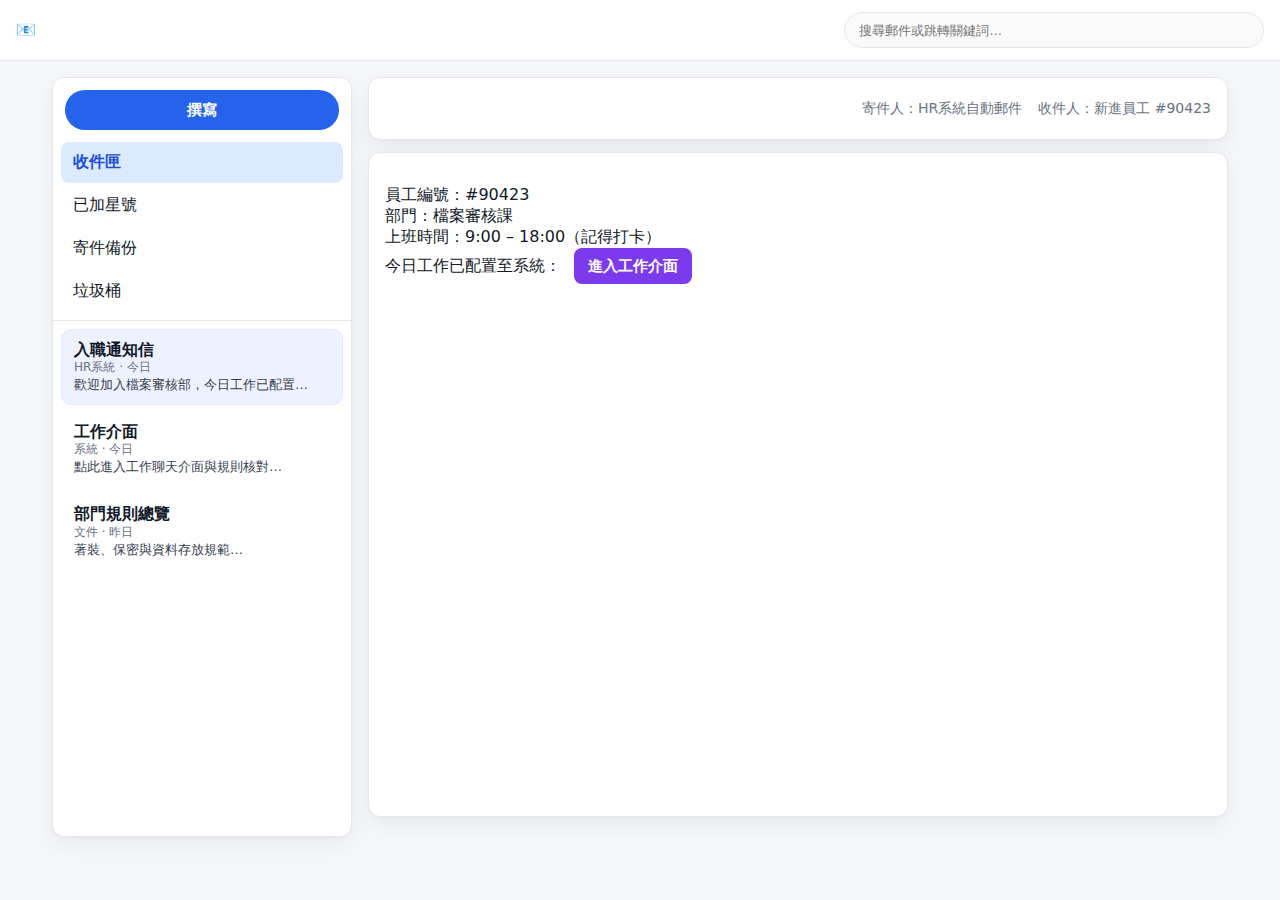
<file: index.html>
<!DOCTYPE html>
<html lang="zh-Hant">
<head>
  <meta charset="UTF-8">
  <title>入職通知信 - 文件審核部</title>
  <meta name="viewport" content="width=device-width, initial-scale=1">
  <link rel="stylesheet" href="style.css">
  <script src="script.js" defer></script>
</head>
<body class="page-mail">
<header class="mail-header">
  <div class="brand">
    📧 公司郵件系統
  </div>
  <form class="mail-search" onsubmit="handleSearch(event)" role="search">
    <input id="searchInput" type="search" placeholder="搜尋郵件或跳轉關鍵詞…">
  </form>
</header>

<main class="mail-layout">
  <!-- 左側：郵件列表（可用作導航/說明目錄） -->
  <aside class="mail-list" aria-label="郵件列表">
    <button class="compose-btn" type="button">撰寫</button>
    <nav class="folders">
      <a class="folder active" href="#">收件匣</a>
      <a class="folder" href="#">已加星號</a>
      <a class="folder" href="#">寄件備份</a>
      <a class="folder" href="#">垃圾桶</a>
    </nav>

    <div class="threads" role="list">
      <!-- 你可以把這裡換成你的章節/規則目錄 -->
      <a class="thread active" href="#">
        <div class="thread-title">入職通知信</div>
        <div class="thread-meta">HR系統 · 今日</div>
        <div class="thread-preview">歡迎加入檔案審核部，今日工作已配置…</div>
      </a>
      <a class="thread" href="chat.html">
        <div class="thread-title">工作介面</div>
        <div class="thread-meta">系統 · 今日</div>
        <div class="thread-preview">點此進入工作聊天介面與規則核對…</div>
      </a>
      <a class="thread" href="#">
        <div class="thread-title">部門規則總覽</div>
        <div class="thread-meta">文件 · 昨日</div>
        <div class="thread-preview">著裝、保密與資料存放規範…</div>
      </a>
    </div>
  </aside>

  <!-- 右側：閱讀窗 -->
  <section class="mail-reader">
    <header class="reader-head">
      <div class="subject">《歡迎加入【檔案審核部】— 入職通知》</div>
      <div class="meta">
        <span>寄件人：HR系統自動郵件</span>
        <span>收件人：新進員工 #90423</span>
      </div>
    </header>

    <article class="reader-body card">
      <p>員工編號：#90423<br>
         部門：檔案審核課<br>
         上班時間：9:00 – 18:00（記得打卡）<br>
         今日工作已配置至系統：
         <a href="chat.html" class="button">進入工作介面</a>
      </p>
    </article>
  </section>
</main>
</body>
</html>
</file>
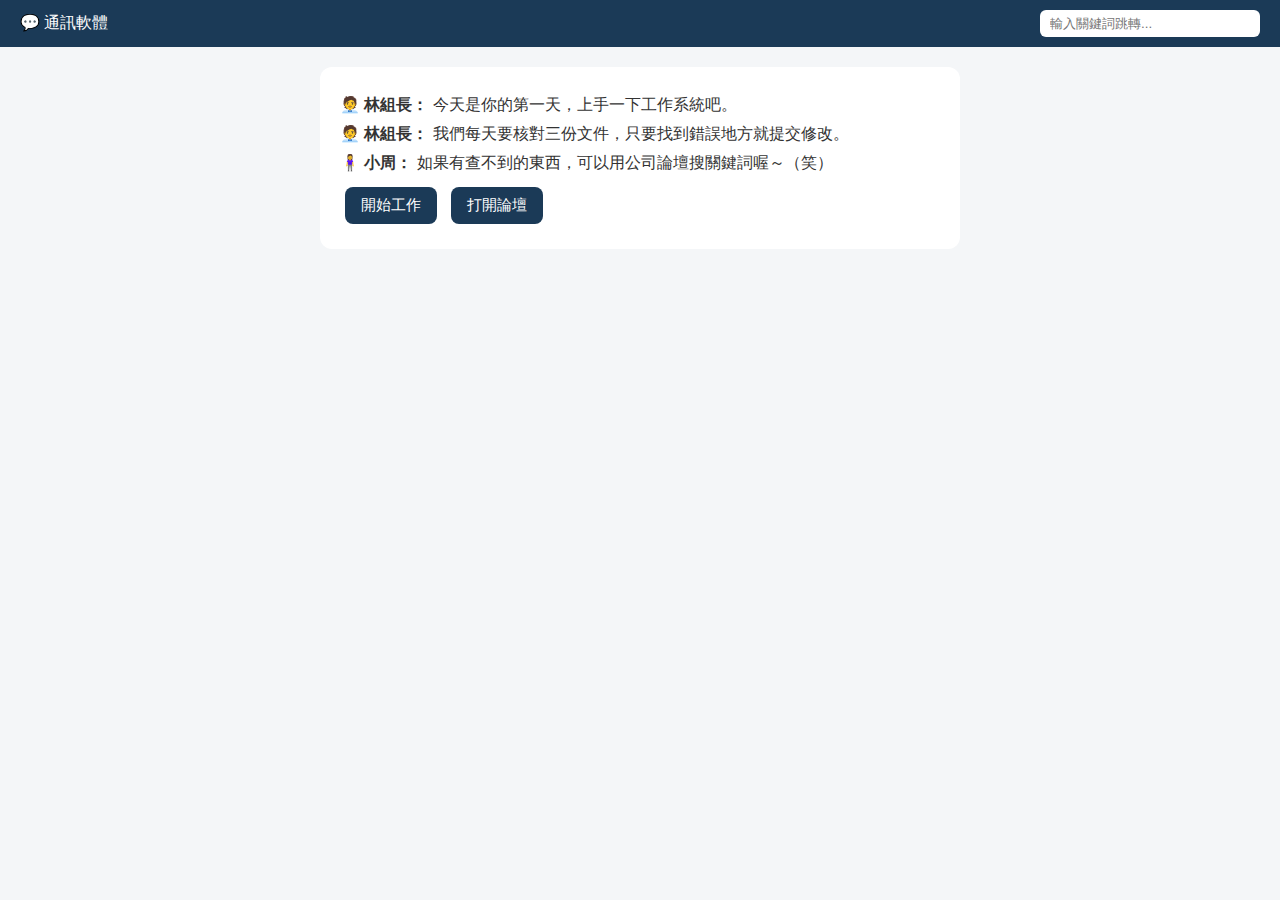
<file: chat.html>
<!DOCTYPE html>
<html lang="zh-Hant">
<head>
  <meta charset="UTF-8">
  <title>通訊軟體 - 文件審核部群組</title>
  <link rel="stylesheet" href="style.css">
  <script src="script.js" defer></script>
  <style>
    .chat-window {
      background: white;
      border-radius: 12px;
      padding: 20px;
      max-width: 600px;
      margin: auto;
    }
    .msg {
      margin: 8px 0;
    }
    .from {
      font-weight: bold;
    }
    .player-options button {
      margin: 5px;
    }
  </style>
</head>
<body>
<header>
  <div>💬 通訊軟體</div>
  <form onsubmit="handleSearch(event)">
    <input id="searchInput" type="text" placeholder="輸入關鍵詞跳轉...">
  </form>
</header>

<main>
  <div class="chat-window">
    <div class="msg"><span class="from">🧑‍💼 林組長：</span> 今天是你的第一天，上手一下工作系統吧。</div>
    <div class="msg"><span class="from">🧑‍💼 林組長：</span> 我們每天要核對三份文件，只要找到錯誤地方就提交修改。</div>
    <div class="msg"><span class="from">🧍‍♀️ 小周：</span> 如果有查不到的東西，可以用公司論壇搜關鍵詞喔～（笑）</div>

    <div class="player-options">
      <button onclick="window.location.href='login.html'">開始工作</button>
      <button onclick="window.location.href='forum.html'">打開論壇</button>
    </div>
  </div>
</main>
</body>
</html>
</file>
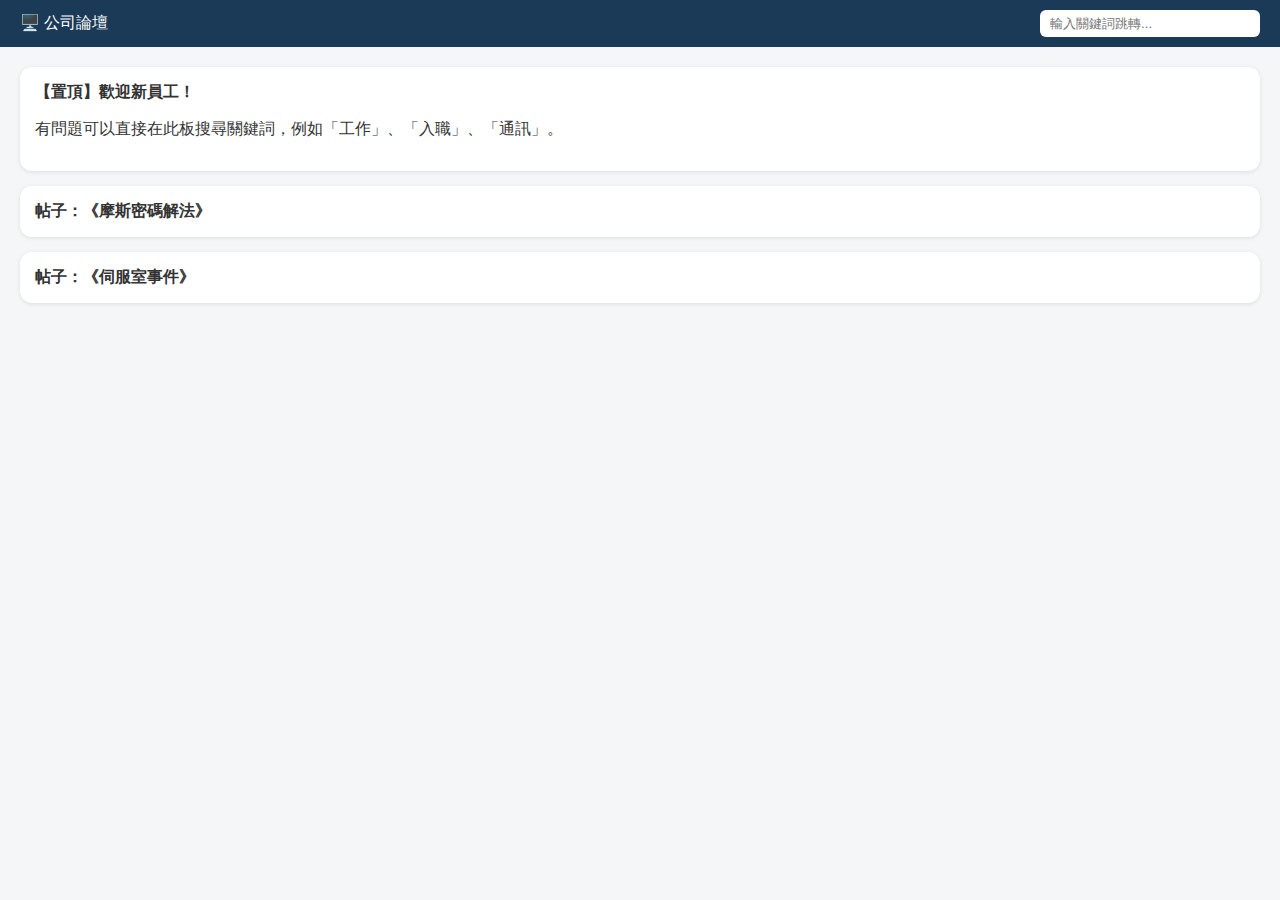
<file: forum.html>
<!DOCTYPE html>
<html lang="zh-Hant">
<head>
  <meta charset="UTF-8">
  <title>員工論壇 - 文件審核部</title>
  <link rel="stylesheet" href="style.css">
  <script src="script.js" defer></script>
  <style>
    .post {
      background: white;
      border-radius: 12px;
      padding: 15px;
      margin-bottom: 15px;
      box-shadow: 0 1px 4px rgba(0,0,0,0.1);
    }
    .reply {
      background: #f9f9f9;
      border-left: 3px solid #ccc;
      margin-top: 8px;
      padding-left: 10px;
      display: none;
    }
  </style>
</head>
<body>
<header>
  <div>🖥️ 公司論壇</div>
  <form onsubmit="handleSearch(event)">
    <input id="searchInput" type="text" placeholder="輸入關鍵詞跳轉...">
  </form>
</header>

<main>
  <div class="post">
    <strong>【置頂】歡迎新員工！</strong>
    <p>有問題可以直接在此板搜尋關鍵詞，例如「工作」、「入職」、「通訊」。</p>
  </div>

  <div class="post" onclick="toggleReply(this)">
    <strong>帖子：《摩斯密碼解法》</strong>
    <div class="reply">
      <p>線索：.--.--.- → 試著把它轉成文字，輸入搜尋框看看？</p>
    </div>
  </div>

  <div class="post" onclick="toggleReply(this)">
    <strong>帖子：《伺服室事件》</strong>
    <div class="reply">
      <p>「我被困在伺服室，快查伺服表！」（提示：輸入 <b>REBOOT</b>）</p>
    </div>
  </div>
</main>

<script>
function toggleReply(post) {
  const reply = post.querySelector(".reply");
  reply.style.display = reply.style.display === "block" ? "none" : "block";
}
</script>
</body>
</html>
</file>
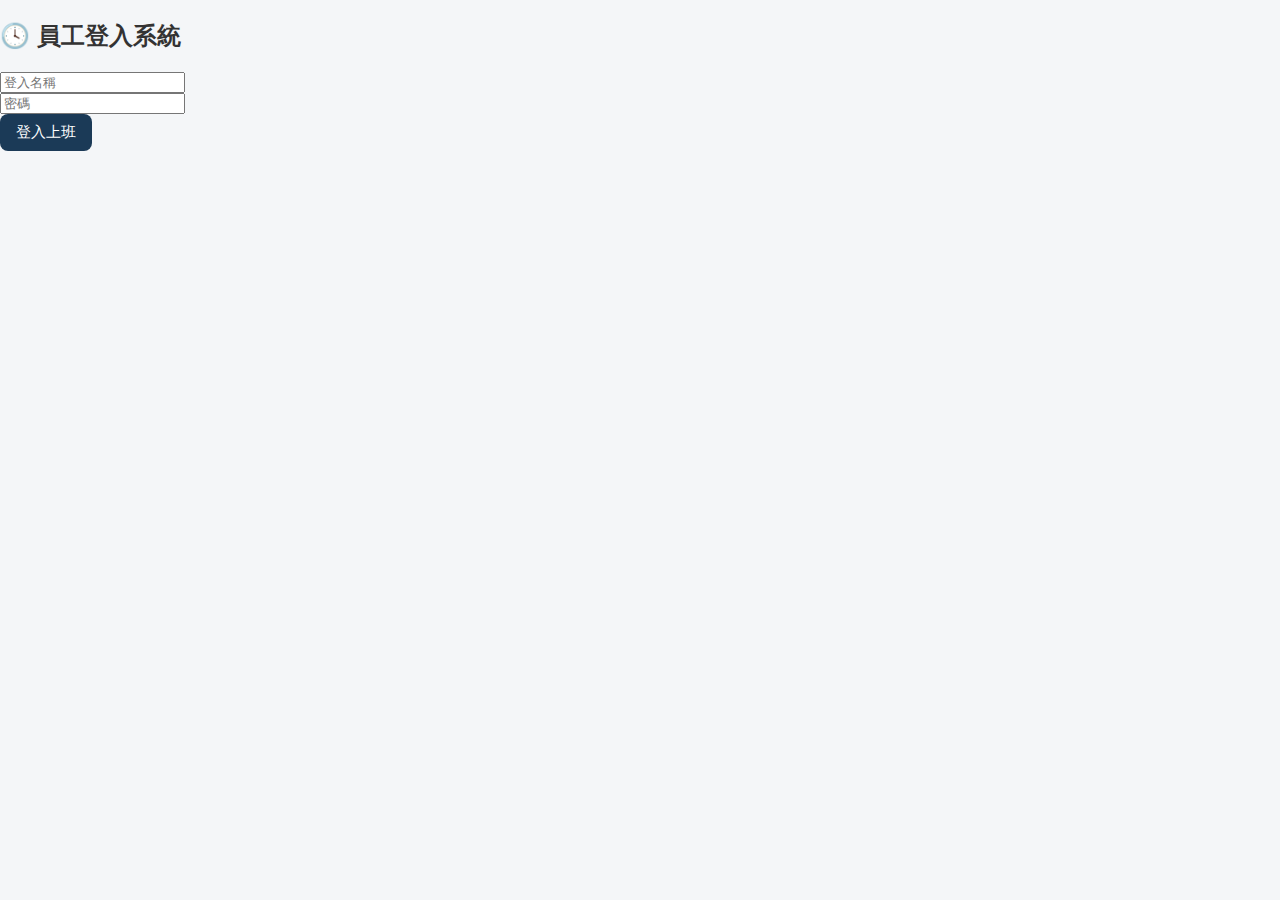
<file: login.html>
<!DOCTYPE html>
<html lang="zh-Hant">
<head>
  <meta charset="UTF-8">
  <title>員工登入系統</title>
  <link rel="stylesheet" href="style.css">
  <script>
    const validPasswords = {
      1: "DAY1BEGIN",
      2: "DAY2BEGIN",
      3: "DAY3BEGIN",
      4: "DAY4BEGIN",
      5: "DAY5BEGIN"
    };

    function login() {
      const name = document.getElementById("username").value.trim();
      const password = document.getElementById("password").value.trim();

      if (!name || !password) {
        alert("請輸入完整的登入資訊。");
        return;
      }

      // 檢查密碼對應哪一關
      let day = Object.keys(validPasswords).find(d => validPasswords[d] === password);
      if (!day) {
        alert("❌ 密碼錯誤，請確認後再試。");
        return;
      }

      // 記錄玩家進度
      localStorage.setItem("username", name);
      localStorage.setItem("progress", day);

      window.location.href = `work_day${day}.html`;
    }
  </script>
  
</head>
<body>
  <div class="login-box">
    <h2>🕓 員工登入系統</h2>
    <input id="username" placeholder="登入名稱"><br>
    <input id="password" placeholder="密碼"><br>
    <button onclick="login()">登入上班</button>
  </div>
</body>
</html>
</file>
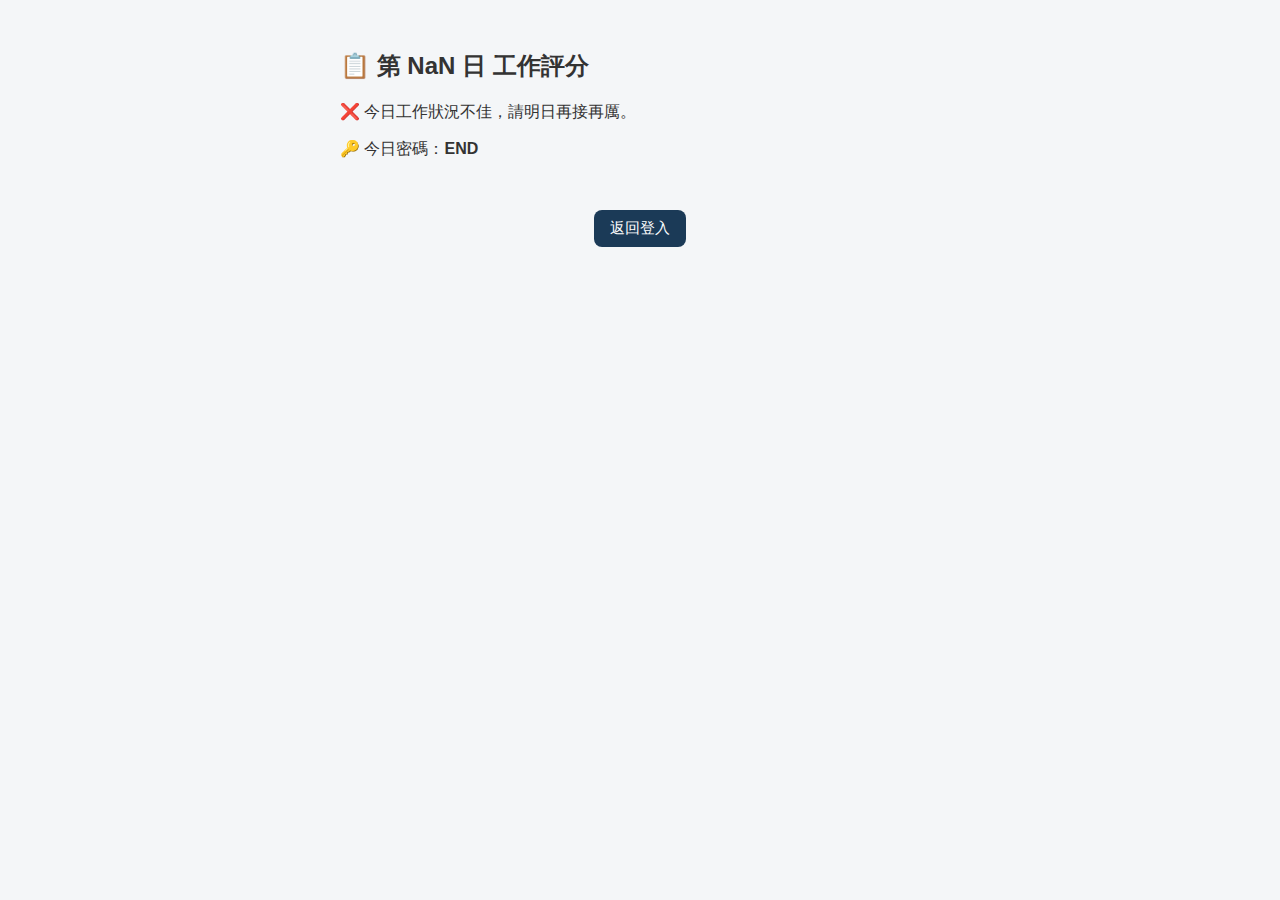
<file: result.html>
<!DOCTYPE html>
<html lang="zh-Hant">
<head>
  <meta charset="UTF-8">
  <title>工作評分結果</title>
  <link rel="stylesheet" href="style.css">
  <script>
    const feedback = {
      0: "❌ 今日工作狀況不佳，請明日再接再厲。",
      1: "⚠️ 基本合格，但仍有檢查疏漏。",
      2: "✅ 工作表現良好！",
      3: "🌟 完美！你是審核部的傳奇！"
    };

    const nextPasswords = {
      1: "DAY2BEGIN",
      2: "DAY3BEGIN",
      3: "DAY4BEGIN",
      4: "DAY5BEGIN",
      5: "FINISH"
    };

    window.onload = () => {
      const params = new URLSearchParams(window.location.search);
      const day = parseInt(params.get("day"));
      const score = parseInt(params.get("score"));

      const resultBox = document.getElementById("result");
      const comment = feedback[score] || feedback[0];
      const nextCode = nextPasswords[day] || "END";

      resultBox.innerHTML = `
        <h2>📋 第 ${day} 日 工作評分</h2>
        <p>${comment}</p>
        <p>🔑 今日密碼：<b>${nextCode}</b></p>
      `;

      // 更新進度
      localStorage.setItem("progress", day + 1);
    };
  </script>
</head>
<body>
  <div id="result" class="panel" style="margin: 50px auto; max-width: 600px;"></div>
  <div style="text-align:center;">
    <button onclick="window.location.href='login.html'">返回登入</button>
  </div>
</body>
</html>
</file>
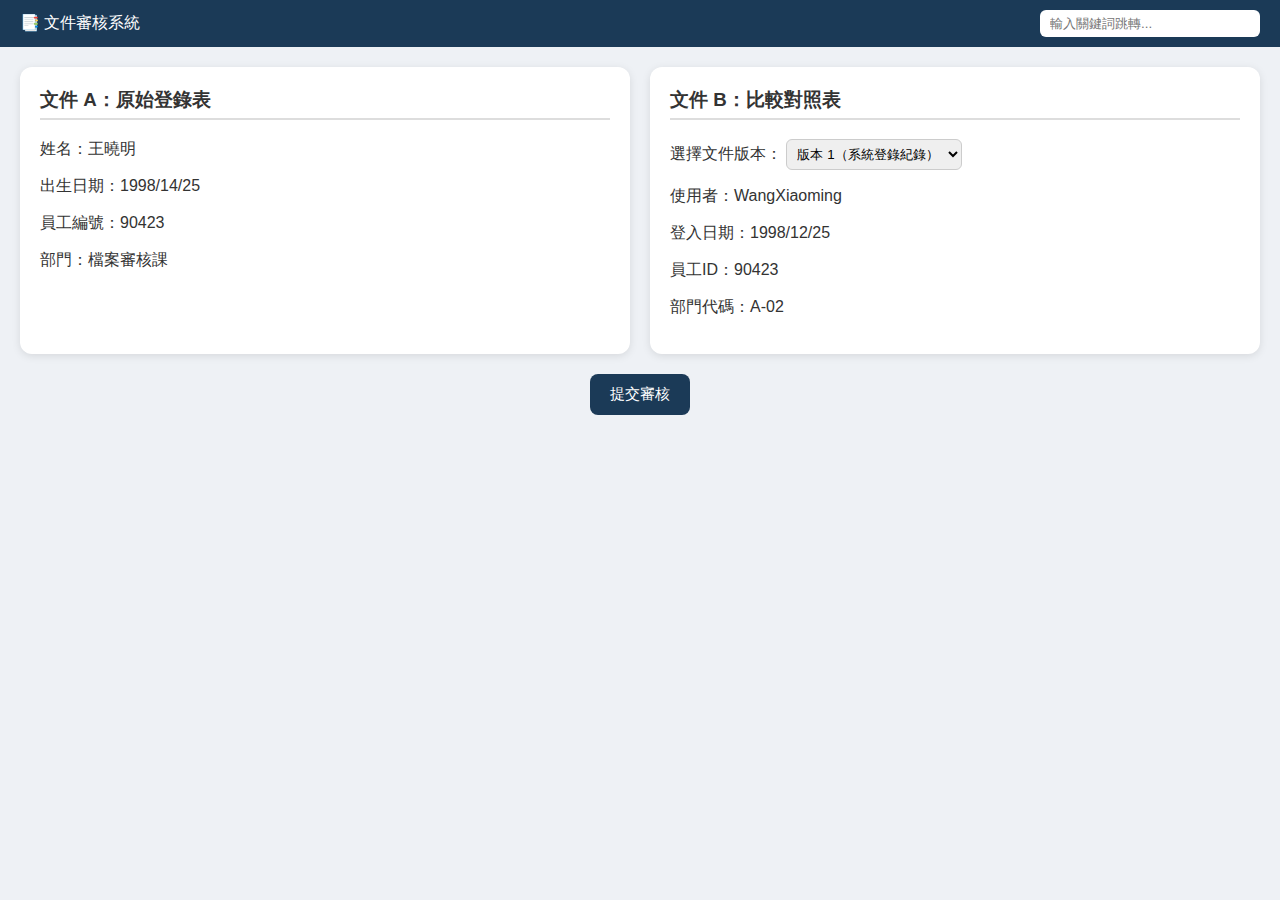
<file: work.html>
<!DOCTYPE html>
<html lang="zh-Hant">
<head>
  <meta charset="UTF-8">
  <title>文件審核系統 - 工作介面</title>
  <link rel="stylesheet" href="style.css">
  <!-- 共用功能 -->
  <script src="script.js" defer></script>
  <!-- 只在本頁運行 -->
  <script src="work.js" defer></script>
  
  <style>
    body {
      background-color: #eef1f5;
    }

    .workspace {
      display: flex;
      gap: 20px;
      flex-wrap: wrap;
      justify-content: space-between;
    }

    .panel {
      background: white;
      border-radius: 12px;
      box-shadow: 0 2px 8px rgba(0,0,0,0.1);
      padding: 20px;
      flex: 1;
      min-width: 300px;
    }

    .panel h3 {
      margin-top: 0;
      border-bottom: 2px solid #ddd;
      padding-bottom: 5px;
    }

    #docA .doc-line:hover {
      background: #f0f4ff;
      cursor: pointer;
    }
    #docB .doc-line:hover {
      background: transparent;
      cursor: default;
    }


    .doc-line:hover {
      background: #f0f4ff;
      cursor: pointer;
    }

    .marked {
      background: #ffecec;
      color: #c00;
      text-decoration: line-through;
    }

    select {
      padding: 6px;
      border-radius: 6px;
      border: 1px solid #ccc;
    }

    #submitBtn {
      display: block;
      margin: 20px auto;
      padding: 10px 20px;
      border-radius: 8px;
    }

    @media (max-width: 700px) {
      .workspace {
        flex-direction: column;
      }
    }
  </style>
</head>
<body>
<header>
  <div>📑 文件審核系統</div>
  <form onsubmit="handleSearch(event)">
    <input id="searchInput" type="text" placeholder="輸入關鍵詞跳轉...">
  </form>
</header>

<main>
  <div class="workspace">
    <!-- 左側文件A -->
    <div class="panel">
      <h3>文件 A：原始登錄表</h3>
      <div id="docA">
        <p class="doc-line" onclick="toggleMark(this)">姓名：王曉明</p>
        <p class="doc-line" onclick="toggleMark(this)">出生日期：1998/14/25</p>
        <p class="doc-line" onclick="toggleMark(this)">員工編號：90423</p>
        <p class="doc-line" onclick="toggleMark(this)">部門：檔案審核課</p>
      </div>
    </div>

    <!-- 右側切換文件 -->
    <div class="panel">
      <h3>文件 B：比較對照表</h3>
      <label for="fileSelect">選擇文件版本：</label>
      <select id="fileSelect" onchange="switchDoc(this.value)">
        <option value="ver1">版本 1（系統登錄紀錄）</option>
        <option value="ver2">版本 2（人事副本）</option>
        <option value="ver3">版本 3（外部報表）</option>
      </select>

      <div id="docB" style="margin-top: 10px;">
        <!-- 文件內容會由JS切換 -->
      </div>
    </div>
  </div>

  <button id="submitBtn" onclick="submitWork()">提交審核</button>
</main>


</body>
</html>
</file>
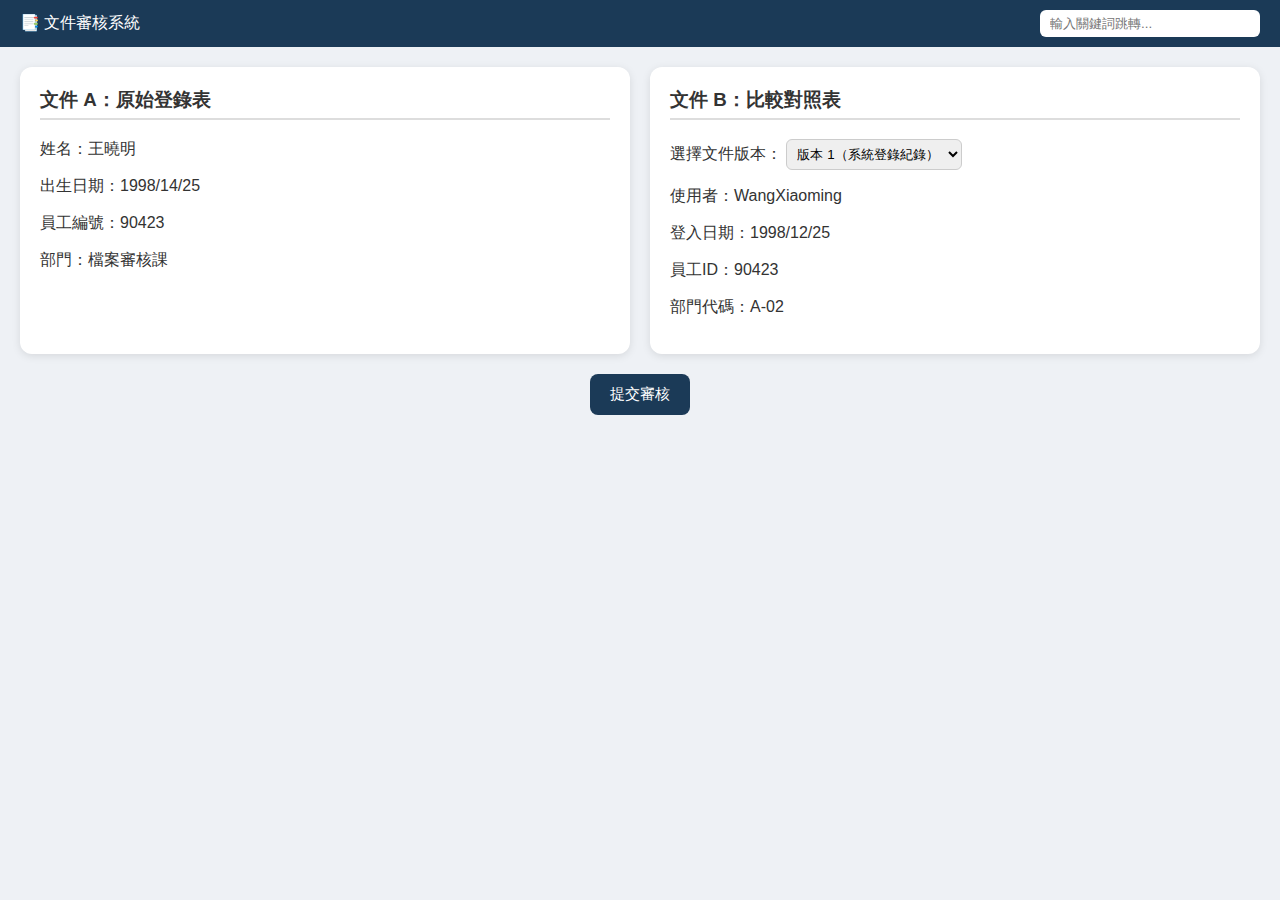
<file: work_1.html>
<!DOCTYPE html>
<html lang="zh-Hant">
<head>
  <meta charset="UTF-8">
  <title>文件審核系統 - 工作介面</title>
  <link rel="stylesheet" href="style.css">
  <!-- 共用功能 -->
  <script src="script.js" defer></script>
  <!-- 只在本頁運行 -->
  <script src="work_1.js" defer></script>
  
  <style>
    body {
      background-color: #eef1f5;
    }

    .workspace {
      display: flex;
      gap: 20px;
      flex-wrap: wrap;
      justify-content: space-between;
    }

    .panel {
      background: white;
      border-radius: 12px;
      box-shadow: 0 2px 8px rgba(0,0,0,0.1);
      padding: 20px;
      flex: 1;
      min-width: 300px;
    }

    .panel h3 {
      margin-top: 0;
      border-bottom: 2px solid #ddd;
      padding-bottom: 5px;
    }

    #docA .doc-line:hover {
      background: #f0f4ff;
      cursor: pointer;
    }
    #docB .doc-line:hover {
      background: transparent;
      cursor: default;
    }

    .marked {
      background: #ffecec;
      color: #c00;
      text-decoration: line-through;
    }

    select {
      padding: 6px;
      border-radius: 6px;
      border: 1px solid #ccc;
    }

    #submitBtn {
      display: block;
      margin: 20px auto;
      padding: 10px 20px;
      border-radius: 8px;
    }

    @media (max-width: 700px) {
      .workspace {
        flex-direction: column;
      }
    }
  </style>
</head>
<body>
<header>
  <div>📑 文件審核系統</div>
  <form onsubmit="handleSearch(event)">
    <input id="searchInput" type="text" placeholder="輸入關鍵詞跳轉...">
  </form>
</header>

<main>
  <div class="workspace">
    <!-- 左側文件A -->
    <div class="panel">
      <h3>文件 A：原始登錄表</h3>
      <div id="docA">
        <p class="doc-line" onclick="toggleMark(this)">姓名：王曉明</p>
        <p class="doc-line" onclick="toggleMark(this)">出生日期：1998/14/25</p>
        <p class="doc-line" onclick="toggleMark(this)">員工編號：90423</p>
        <p class="doc-line" onclick="toggleMark(this)">部門：檔案審核課</p>
      </div>
    </div>

    <!-- 右側切換文件 -->
    <div class="panel">
      <h3>文件 B：比較對照表</h3>
      <label for="fileSelect">選擇文件版本：</label>
      <select id="fileSelect" onchange="switchDoc(this.value)">
        <option value="ver1">版本 1（系統登錄紀錄）</option>
        <option value="ver2">版本 2（人事副本）</option>
        <option value="ver3">版本 3（外部報表）</option>
      </select>

      <div id="docB" style="margin-top: 10px;">
        <!-- 文件內容會由JS切換 -->
      </div>
    </div>
  </div>

  <button id="submitBtn" onclick="submitWork()">提交審核</button>
</main>


</body>
</html>
</file>
<file: style.css>
/* ===== 全站風格：企業內網簡潔風 ===== */
body {
  font-family: "Noto Sans TC", sans-serif;
  margin: 0;
  background-color: #f4f6f8;
  color: #333;
}

header {
  background-color: #1b3a57;
  color: white;
  padding: 10px 20px;
  display: flex;
  align-items: center;
  justify-content: space-between;
}

header input[type="text"] {
  padding: 6px 10px;
  border-radius: 6px;
  border: none;
  width: 200px;
}

main {
  padding: 20px;
}

a.button, button {
  background-color: #1b3a57;
  color: white;
  border: none;
  border-radius: 8px;
  padding: 8px 16px;
  cursor: pointer;
  text-decoration: none;
  font-size: 0.95em;
}

a.button:hover, button:hover {
  background-color: #274d74;
}

.card {
  background: white;
  border-radius: 12px;
  padding: 20px;
  box-shadow: 0 2px 8px rgba(0,0,0,0.1);
  margin-bottom: 20px;
}

textarea {
  width: 100%;
  height: 100px;
}

/* ==============================
   郵件樣式（僅作用於本頁）
   ============================== */
.page-mail {
  --bg: #f6f7fb;
  --text: #111827;
  --muted: #6b7280;
  --border: #e5e7eb;
  --accent: #2563eb;
  --accent-weak: #dbeafe;
  --card: #ffffff;
  --radius: 12px;
  --shadow: 0 1px 2px rgba(0,0,0,0.04), 0 8px 24px rgba(0,0,0,0.06);
  color: var(--text);
  background: var(--bg);
  font-family: system-ui, -apple-system, "Segoe UI", Roboto, "Noto Sans", "Helvetica Neue", Arial, "Apple Color Emoji", "Segoe UI Emoji";
}

.page-mail * { box-sizing: border-box; }

/* 頂部欄 */
.page-mail .mail-header {
  position: sticky;
  top: 0;
  z-index: 10;
  display: flex;
  align-items: center;
  justify-content: space-between;
  gap: 12px;
  padding: 12px 16px;
  background: var(--card);
  border-bottom: 1px solid var(--border);
}

.page-mail .brand {
  font-weight: 700;
}

.page-mail .mail-search input {
  width: min(60vw, 420px);
  height: 36px;
  border: 1px solid var(--border);
  border-radius: 999px;
  padding: 0 14px;
  outline: none;
  background: #fafafa;
}
.page-mail .mail-search input:focus {
  border-color: var(--accent);
  background: #fff;
  box-shadow: 0 0 0 3px rgba(37, 99, 235, 0.15);
}

/* 主佈局：桌機左右，手機上下 */
.page-mail .mail-layout {
  max-width: 1200px;
  margin: 16px auto;
  padding: 0 12px;
  display: grid;
  grid-template-columns: 300px 1fr;
  gap: 16px;
}

/* 左側：列表面板 */
.page-mail .mail-list {
  background: var(--card);
  border: 1px solid var(--border);
  border-radius: var(--radius);
  box-shadow: var(--shadow);
  display: grid;
  grid-template-rows: auto auto 1fr;
  overflow: hidden;
  min-height: calc(100vh - 140px);
}

.page-mail .compose-btn {
  margin: 12px;
  height: 40px;
  border: 0;
  border-radius: 999px;
  background: var(--accent);
  color: #fff;
  font-weight: 700;
  cursor: pointer;
}
.page-mail .compose-btn:active { transform: translateY(1px); }

.page-mail .folders {
  display: grid;
  gap: 2px;
  padding: 0 8px 8px;
  border-bottom: 1px solid var(--border);
}
.page-mail .folder {
  display: block;
  padding: 10px 12px;
  border-radius: 8px;
  color: inherit;
  text-decoration: none;
}
.page-mail .folder:hover { background: #f3f4f6; }
.page-mail .folder.active {
  background: var(--accent-weak);
  color: #1d4ed8;
  font-weight: 600;
}

.page-mail .threads {
  padding: 8px;
  overflow: auto;
}
.page-mail .thread {
  display: block;
  padding: 10px 12px;
  border-radius: 10px;
  text-decoration: none;
  color: inherit;
  border: 1px solid transparent;
}
.page-mail .thread + .thread { margin-top: 6px; }
.page-mail .thread:hover {
  background: #f9fafb;
  border-color: var(--border);
}
.page-mail .thread.active {
  background: #eef2ff;
  border-color: #e0e7ff;
}
.page-mail .thread-title {
  font-weight: 700;
  line-height: 1.2;
}
.page-mail .thread-meta {
  font-size: 12px;
  color: var(--muted);
}
.page-mail .thread-preview {
  font-size: 13px;
  color: #374151;
  white-space: nowrap;
  overflow: hidden;
  text-overflow: ellipsis;
}

/* 右側：閱讀窗 */
.page-mail .mail-reader {
  display: grid;
  grid-template-rows: auto 1fr;
  gap: 12px;
  min-height: calc(100vh - 140px);
}

.page-mail .reader-head {
  background: var(--card);
  border: 1px solid var(--border);
  border-radius: var(--radius);
  box-shadow: var(--shadow);
  padding: 14px 16px;
}
.page-mail .reader-head .subject {
  font-size: 20px;
  font-weight: 800;
  margin-bottom: 6px;
}
.page-mail .reader-head .meta {
  display: flex;
  gap: 16px;
  flex-wrap: wrap;
  color: var(--muted);
  font-size: 14px;
}

.page-mail .card {
  background: var(--card);
  border: 1px solid var(--border);
  border-radius: var(--radius);
  box-shadow: var(--shadow);
  padding: 16px;
}

.page-mail .button {
  display: inline-block;
  margin-left: 8px;
  height: 36px;
  line-height: 36px;
  padding: 0 14px;
  border-radius: 8px;
  background: #7c3aed;
  color: #fff;
  text-decoration: none;
  font-weight: 700;
}

/* 響應式：手機上下佈局、縮小側欄 */
@media (max-width: 768px) {
  .page-mail .mail-layout {
    grid-template-columns: 1fr;
  }
  .page-mail .mail-list {
    min-height: auto;
  }
  .page-mail .mail-reader {
    min-height: auto;
  }
  .page-mail .mail-search input {
    width: 100%;
  }
}

/* 偏好暗色模式（可選） */
@media (prefers-color-scheme: dark) {
  .page-mail {
    --bg: #0b1020;
    --text: #e5e7eb;
    --muted: #9aa4b2;
    --border: #1f2937;
    --card: #121a2d;
    --accent-weak: rgba(37,99,235,0.18);
    --shadow: 0 1px 2px rgba(0,0,0,0.5), 0 8px 24px rgba(0,0,0,0.35);
  }
  .page-mail .mail-search input { background: #0f1526; color: var(--text); }
  .page-mail .thread:hover { background: rgba(255,255,255,0.03); }
}



/* 手機友善排版 */
@media (max-width: 600px) {
  main {
    padding: 10px;
  }
  header input[type="text"] {
    width: 120px;
  }
}
</file>
